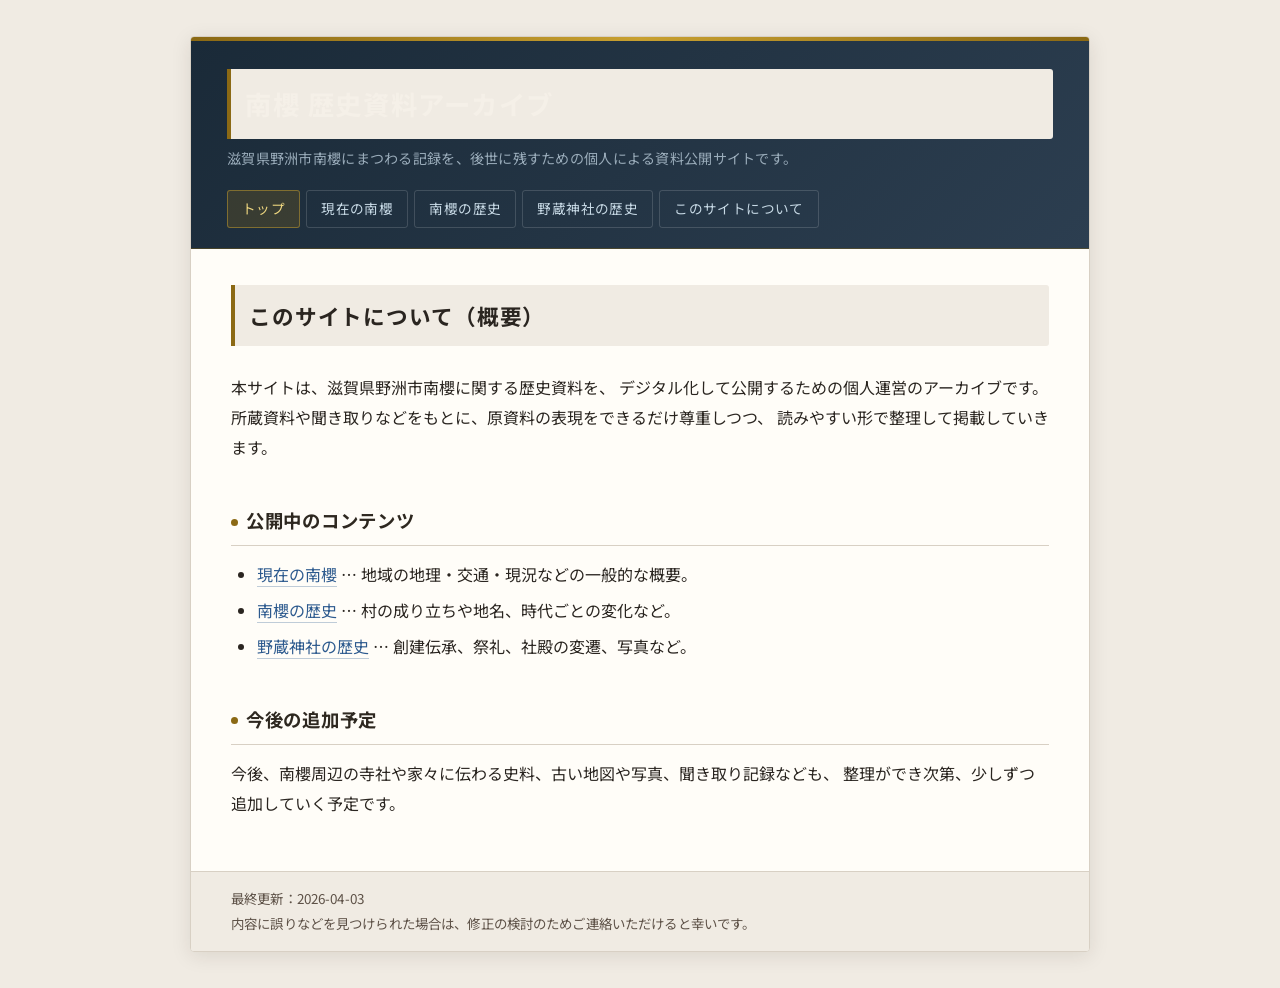
<file: index.html>
<!DOCTYPE html>
<html lang="ja">
<head>
<meta charset="UTF-8">
<meta name="viewport" content="width=device-width, initial-scale=1">
<title>南櫻 歴史資料アーカイブ</title>
<meta name="description" content="滋賀県野洲市南櫻に関する歴史資料を整理・公開する非公式アーカイブです。地域の地理・歴史・神社など後世に残すための記録を掲載しています。">
<link rel="canonical" href="https://log.0371.jp/">
<meta property="og:type" content="website">
<meta property="og:site_name" content="南櫻 歴史資料アーカイブ">
<meta property="og:title" content="南櫻 歴史資料アーカイブ">
<meta property="og:description" content="滋賀県野洲市南櫻に関する歴史資料を整理・公開する非公式アーカイブです。地域の地理・歴史・神社など後世に残すための記録を掲載しています。">
<meta property="og:url" content="https://log.0371.jp/">
<meta property="og:locale" content="ja_JP">
<link rel="icon" type="image/svg+xml" href="favicon.svg">
<link rel="sitemap" type="application/xml" href="sitemap.xml">
<script type="application/ld+json">
{
  "@context": "https://schema.org",
  "@graph": [
    {
      "@type": "WebSite",
      "name": "南櫻 歴史資料アーカイブ",
      "url": "https://log.0371.jp/",
      "description": "滋賀県野洲市南櫻に関する歴史資料を整理・公開する非公式アーカイブです。",
      "inLanguage": "ja"
    },
    {
      "@type": "WebPage",
      "url": "https://log.0371.jp/",
      "name": "南櫻 歴史資料アーカイブ",
      "description": "滋賀県野洲市南櫻に関する歴史資料を整理・公開する非公式アーカイブです。",
      "inLanguage": "ja",
      "dateModified": "2026-04-03"
    }
  ]
}
</script>
<link rel="stylesheet" href="style.css">
</head>
<body>
<div class="wrapper">

  <header>
    <h1 class="site-title">南櫻 歴史資料アーカイブ</h1>
    <p class="site-subtitle">滋賀県野洲市南櫻にまつわる記録を、後世に残すための個人による資料公開サイトです。</p>
    <nav>
      <a href="index.html" aria-current="page">トップ</a>
      <a href="current.html">現在の南櫻</a>
      <a href="minamizakura.html">南櫻の歴史</a>
      <a href="nokurashrine.html">野蔵神社の歴史</a>
      <a href="about.html">このサイトについて</a>
    </nav>
  </header>

  <main>
    <h1>このサイトについて（概要）</h1>

    <p>
      本サイトは、滋賀県野洲市南櫻に関する歴史資料を、
      デジタル化して公開するための個人運営のアーカイブです。
      所蔵資料や聞き取りなどをもとに、原資料の表現をできるだけ尊重しつつ、
      読みやすい形で整理して掲載していきます。
    </p>

    <h2>公開中のコンテンツ</h2>
    <ul>
      <li><a href="current.html">現在の南櫻</a> … 地域の地理・交通・現況などの一般的な概要。</li>
      <li><a href="minamizakura.html">南櫻の歴史</a> … 村の成り立ちや地名、時代ごとの変化など。</li>
      <li><a href="nokurashrine.html">野蔵神社の歴史</a> … 創建伝承、祭礼、社殿の変遷、写真など。</li>
    </ul>

    <h2>今後の追加予定</h2>
    <p>
      今後、南櫻周辺の寺社や家々に伝わる史料、古い地図や写真、聞き取り記録なども、
      整理ができ次第、少しずつ追加していく予定です。
    </p>

  </main>

  <footer>
    最終更新：2026-04-03<br>
    内容に誤りなどを見つけられた場合は、修正の検討のためご連絡いただけると幸いです。
  </footer>

</div>
</body>
</html>
</file>
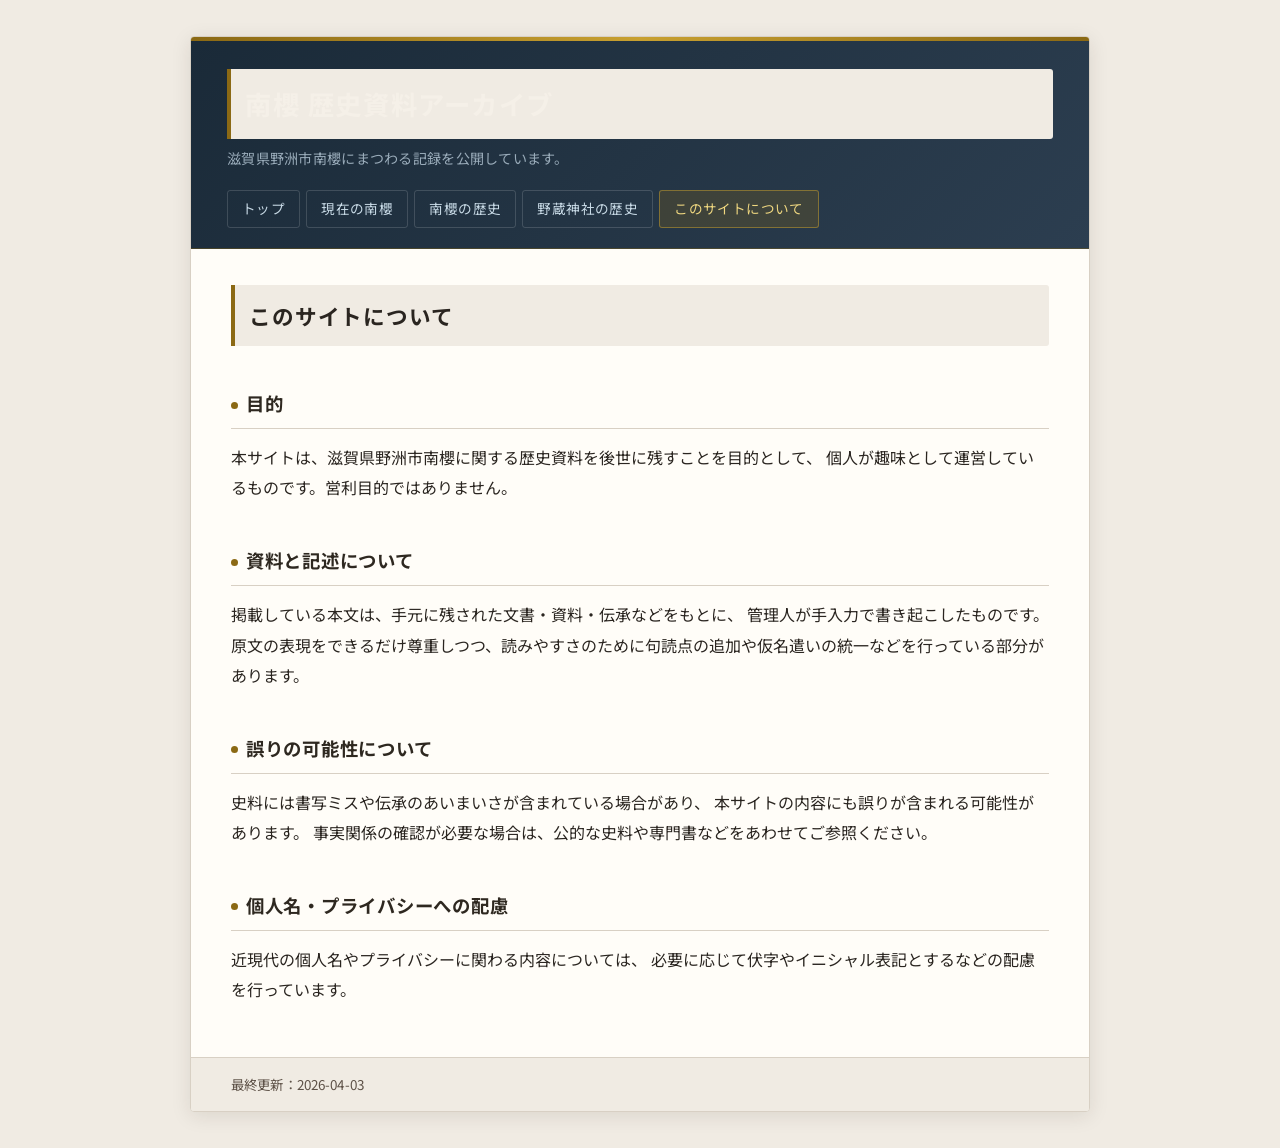
<file: about.html>
<!DOCTYPE html>
<html lang="ja">
<head>
<meta charset="UTF-8">
<meta name="viewport" content="width=device-width, initial-scale=1">
<title>このサイトについて - 南櫻 歴史資料アーカイブ</title>
<meta name="description" content="南櫻 歴史資料アーカイブの目的・運営方針・資料の扱いについて。個人が趣味として運営する非営利の歴史資料公開サイトです。">
<link rel="canonical" href="https://log.0371.jp/about.html">
<meta property="og:type" content="website">
<meta property="og:site_name" content="南櫻 歴史資料アーカイブ">
<meta property="og:title" content="このサイトについて - 南櫻 歴史資料アーカイブ">
<meta property="og:description" content="南櫻 歴史資料アーカイブの目的・運営方針・資料の扱いについて。個人が趣味として運営する非営利の歴史資料公開サイトです。">
<meta property="og:url" content="https://log.0371.jp/about.html">
<meta property="og:locale" content="ja_JP">
<link rel="icon" type="image/svg+xml" href="favicon.svg">
<link rel="sitemap" type="application/xml" href="sitemap.xml">
<script type="application/ld+json">
{
  "@context": "https://schema.org",
  "@type": "WebPage",
  "url": "https://log.0371.jp/about.html",
  "name": "このサイトについて - 南櫻 歴史資料アーカイブ",
  "description": "南櫻 歴史資料アーカイブの目的・運営方針・資料の扱いについて。",
  "inLanguage": "ja",
  "dateModified": "2026-04-03",
  "isPartOf": {
    "@type": "WebSite",
    "name": "南櫻 歴史資料アーカイブ",
    "url": "https://log.0371.jp/"
  }
}
</script>
<link rel="stylesheet" href="style.css">
</head>
<body>
<div class="wrapper">

  <header>
    <h1 class="site-title">南櫻 歴史資料アーカイブ</h1>
    <p class="site-subtitle">滋賀県野洲市南櫻にまつわる記録を公開しています。</p>
    <nav>
      <a href="index.html">トップ</a>
      <a href="current.html">現在の南櫻</a>
      <a href="minamizakura.html">南櫻の歴史</a>
      <a href="nokurashrine.html">野蔵神社の歴史</a>
      <a href="about.html" aria-current="page">このサイトについて</a>
    </nav>
  </header>

  <main>
    <h1>このサイトについて</h1>

    <h2>目的</h2>
    <p>
      本サイトは、滋賀県野洲市南櫻に関する歴史資料を後世に残すことを目的として、
      個人が趣味として運営しているものです。営利目的ではありません。
    </p>

    <h2>資料と記述について</h2>
    <p>
      掲載している本文は、手元に残された文書・資料・伝承などをもとに、
      管理人が手入力で書き起こしたものです。
      原文の表現をできるだけ尊重しつつ、読みやすさのために句読点の追加や仮名遣いの統一などを行っている部分があります。
    </p>

    <h2>誤りの可能性について</h2>
    <p>
      史料には書写ミスや伝承のあいまいさが含まれている場合があり、
      本サイトの内容にも誤りが含まれる可能性があります。
      事実関係の確認が必要な場合は、公的な史料や専門書などをあわせてご参照ください。
    </p>

    <h2>個人名・プライバシーへの配慮</h2>
    <p>
      近現代の個人名やプライバシーに関わる内容については、
      必要に応じて伏字やイニシャル表記とするなどの配慮を行っています。
    </p>

  </main>

  <footer>
    最終更新：2026-04-03
  </footer>

</div>
</body>
</html>
</file>
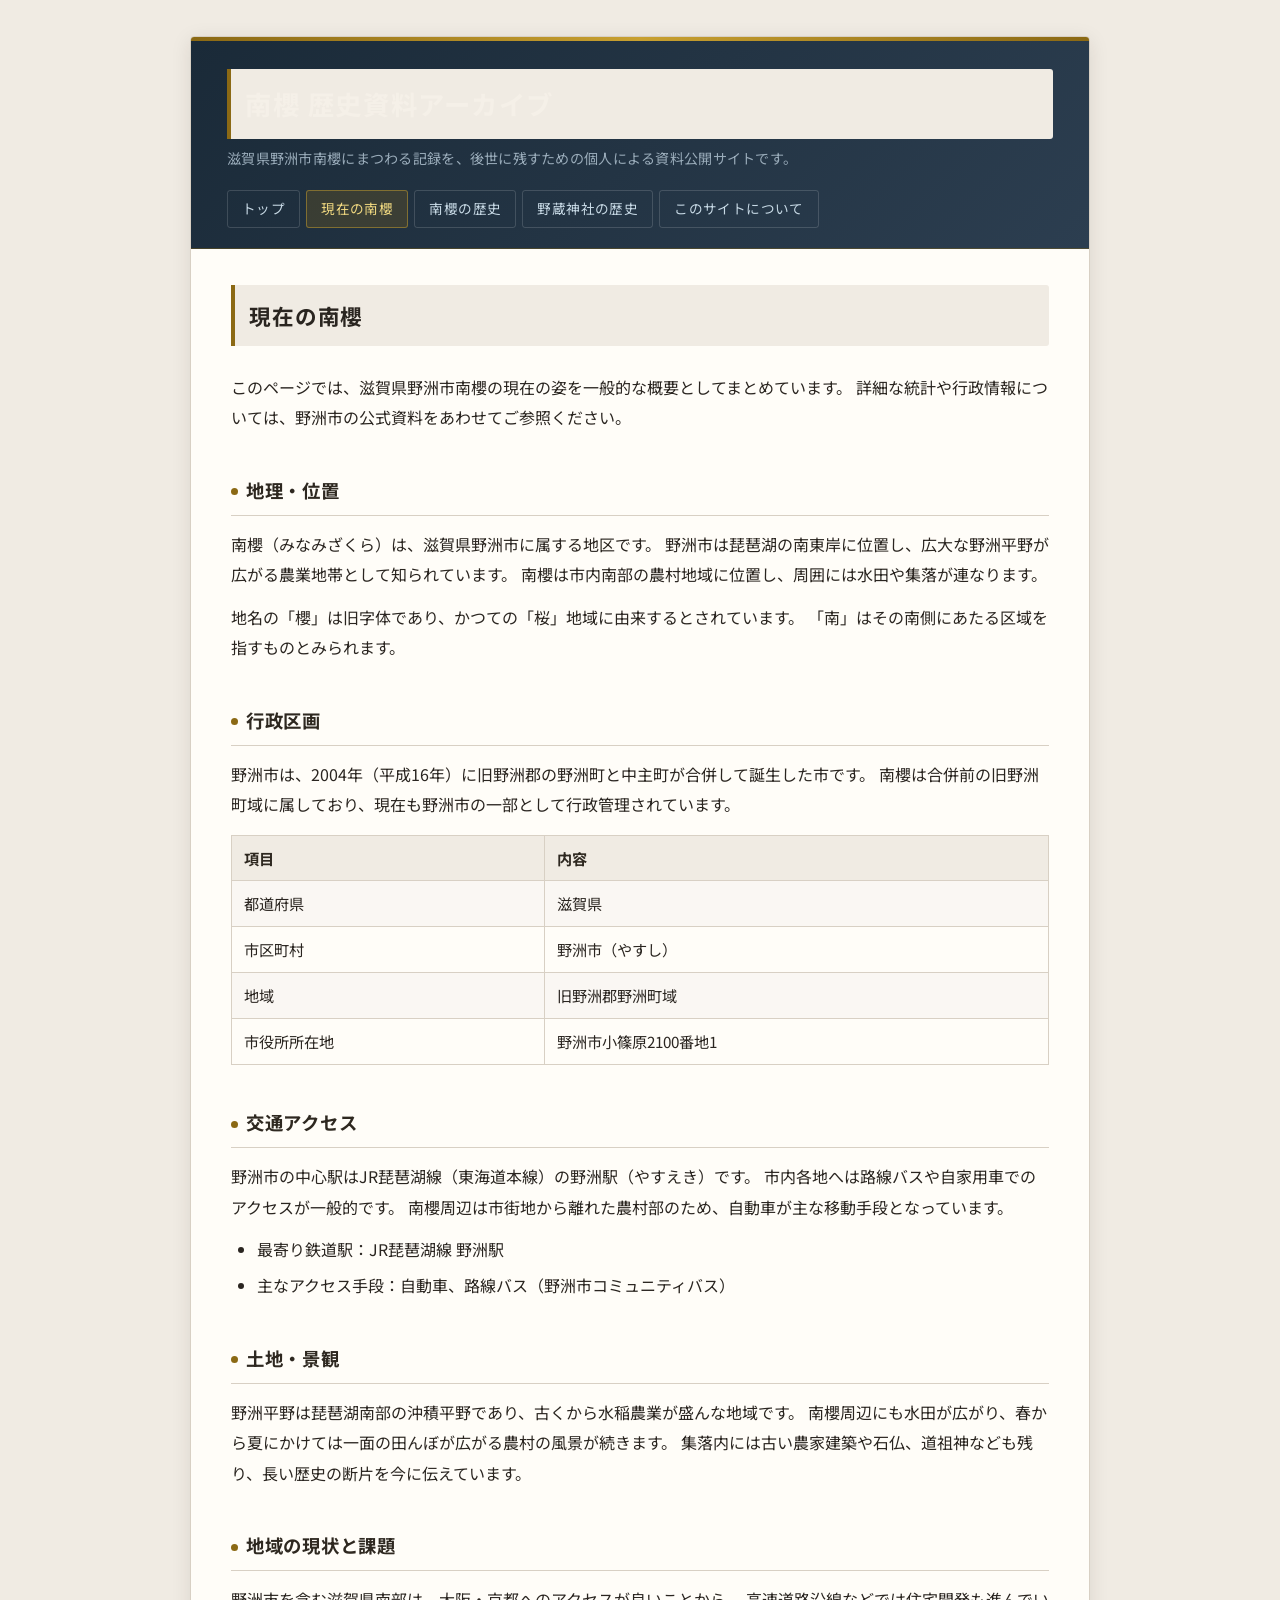
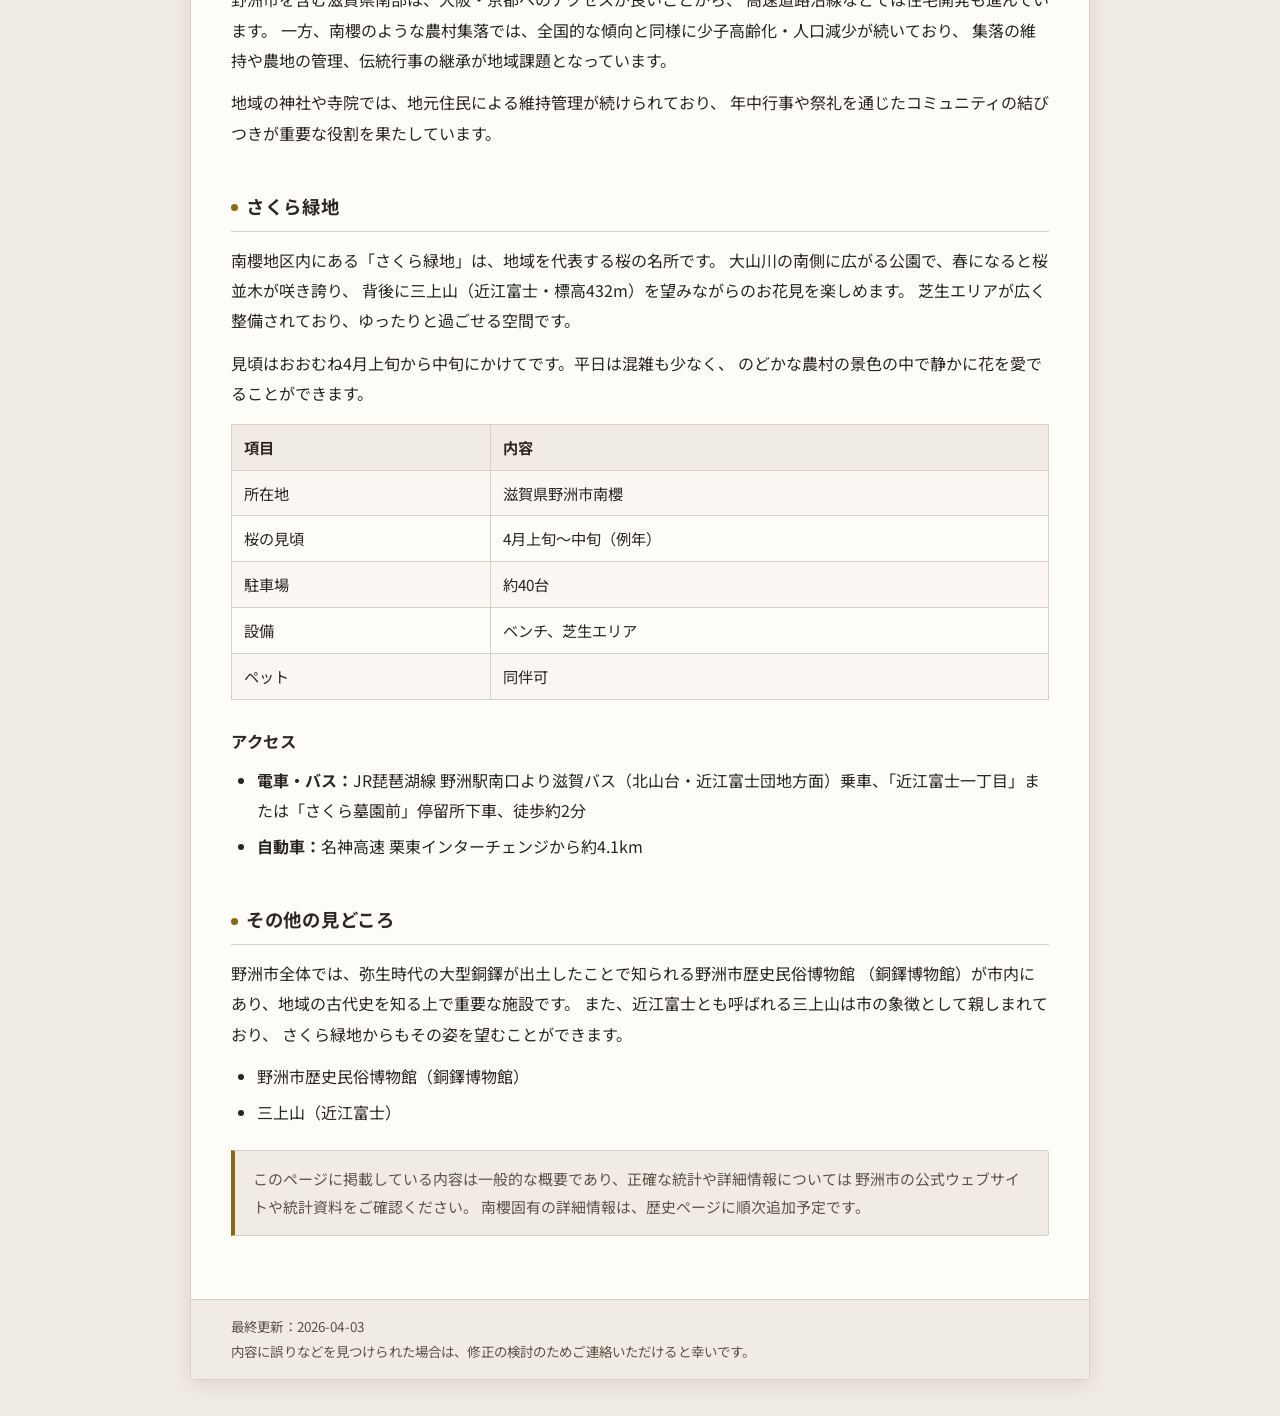
<file: current.html>
<!DOCTYPE html>
<html lang="ja">
<head>
<meta charset="UTF-8">
<meta name="viewport" content="width=device-width, initial-scale=1">
<title>現在の南櫻 - 南櫻 歴史資料アーカイブ</title>
<meta name="description" content="滋賀県野洲市南櫻の現在の概要。地理・行政区画・交通アクセス・景観・さくら緑地など、地域の現状をまとめています。">
<link rel="canonical" href="https://log.0371.jp/current.html">
<meta property="og:type" content="article">
<meta property="og:site_name" content="南櫻 歴史資料アーカイブ">
<meta property="og:title" content="現在の南櫻 - 南櫻 歴史資料アーカイブ">
<meta property="og:description" content="滋賀県野洲市南櫻の現在の概要。地理・行政区画・交通アクセス・景観・さくら緑地など、地域の現状をまとめています。">
<meta property="og:url" content="https://log.0371.jp/current.html">
<meta property="og:locale" content="ja_JP">
<link rel="icon" type="image/svg+xml" href="favicon.svg">
<link rel="sitemap" type="application/xml" href="sitemap.xml">
<script type="application/ld+json">
{
  "@context": "https://schema.org",
  "@graph": [
    {
      "@type": "WebPage",
      "url": "https://log.0371.jp/current.html",
      "name": "現在の南櫻 - 南櫻 歴史資料アーカイブ",
      "description": "滋賀県野洲市南櫻の現在の概要。地理・行政区画・交通アクセス・景観など。",
      "inLanguage": "ja",
      "dateModified": "2026-04-03",
      "isPartOf": {
        "@type": "WebSite",
        "name": "南櫻 歴史資料アーカイブ",
        "url": "https://log.0371.jp/"
      }
    },
    {
      "@type": "Place",
      "name": "南櫻",
      "description": "滋賀県野洲市に属する農村地区。野洲平野の南部に位置し、水田や集落が広がる。",
      "address": {
        "@type": "PostalAddress",
        "addressLocality": "野洲市",
        "addressRegion": "滋賀県",
        "addressCountry": "JP"
      }
    },
    {
      "@type": "Park",
      "name": "さくら緑地",
      "description": "南櫻地区にある桜の名所。大山川の南側に広がる公園で、春には桜並木が咲き誇る。三上山（近江富士）を望める。",
      "address": {
        "@type": "PostalAddress",
        "addressLocality": "野洲市南櫻",
        "addressRegion": "滋賀県",
        "addressCountry": "JP"
      }
    }
  ]
}
</script>
<link rel="stylesheet" href="style.css">
</head>
<body>
<div class="wrapper">

  <header>
    <h1 class="site-title">南櫻 歴史資料アーカイブ</h1>
    <p class="site-subtitle">滋賀県野洲市南櫻にまつわる記録を、後世に残すための個人による資料公開サイトです。</p>
    <nav>
      <a href="index.html">トップ</a>
      <a href="current.html" aria-current="page">現在の南櫻</a>
      <a href="minamizakura.html">南櫻の歴史</a>
      <a href="nokurashrine.html">野蔵神社の歴史</a>
      <a href="about.html">このサイトについて</a>
    </nav>
  </header>

  <main>
    <h1>現在の南櫻</h1>

    <p>
      このページでは、滋賀県野洲市南櫻の現在の姿を一般的な概要としてまとめています。
      詳細な統計や行政情報については、野洲市の公式資料をあわせてご参照ください。
    </p>

    <h2>地理・位置</h2>
    <p>
      南櫻（みなみざくら）は、滋賀県野洲市に属する地区です。
      野洲市は琵琶湖の南東岸に位置し、広大な野洲平野が広がる農業地帯として知られています。
      南櫻は市内南部の農村地域に位置し、周囲には水田や集落が連なります。
    </p>
    <p>
      地名の「櫻」は旧字体であり、かつての「桜」地域に由来するとされています。
      「南」はその南側にあたる区域を指すものとみられます。
    </p>

    <h2>行政区画</h2>
    <p>
      野洲市は、2004年（平成16年）に旧野洲郡の野洲町と中主町が合併して誕生した市です。
      南櫻は合併前の旧野洲町域に属しており、現在も野洲市の一部として行政管理されています。
    </p>

    <table>
      <tr>
        <th>項目</th>
        <th>内容</th>
      </tr>
      <tr>
        <td>都道府県</td>
        <td>滋賀県</td>
      </tr>
      <tr>
        <td>市区町村</td>
        <td>野洲市（やすし）</td>
      </tr>
      <tr>
        <td>地域</td>
        <td>旧野洲郡野洲町域</td>
      </tr>
      <tr>
        <td>市役所所在地</td>
        <td>野洲市小篠原2100番地1</td>
      </tr>
    </table>

    <h2>交通アクセス</h2>
    <p>
      野洲市の中心駅はJR琵琶湖線（東海道本線）の野洲駅（やすえき）です。
      市内各地へは路線バスや自家用車でのアクセスが一般的です。
      南櫻周辺は市街地から離れた農村部のため、自動車が主な移動手段となっています。
    </p>
    <ul>
      <li>最寄り鉄道駅：JR琵琶湖線 野洲駅</li>
      <li>主なアクセス手段：自動車、路線バス（野洲市コミュニティバス）</li>
    </ul>

    <h2>土地・景観</h2>
    <p>
      野洲平野は琵琶湖南部の沖積平野であり、古くから水稲農業が盛んな地域です。
      南櫻周辺にも水田が広がり、春から夏にかけては一面の田んぼが広がる農村の風景が続きます。
      集落内には古い農家建築や石仏、道祖神なども残り、長い歴史の断片を今に伝えています。
    </p>

    <h2>地域の現状と課題</h2>
    <p>
      野洲市を含む滋賀県南部は、大阪・京都へのアクセスが良いことから、
      高速道路沿線などでは住宅開発も進んでいます。
      一方、南櫻のような農村集落では、全国的な傾向と同様に少子高齢化・人口減少が続いており、
      集落の維持や農地の管理、伝統行事の継承が地域課題となっています。
    </p>
    <p>
      地域の神社や寺院では、地元住民による維持管理が続けられており、
      年中行事や祭礼を通じたコミュニティの結びつきが重要な役割を果たしています。
    </p>

    <h2>さくら緑地</h2>
    <p>
      南櫻地区内にある「さくら緑地」は、地域を代表する桜の名所です。
      大山川の南側に広がる公園で、春になると桜並木が咲き誇り、
      背後に三上山（近江富士・標高432m）を望みながらのお花見を楽しめます。
      芝生エリアが広く整備されており、ゆったりと過ごせる空間です。
    </p>
    <p>
      見頃はおおむね4月上旬から中旬にかけてです。平日は混雑も少なく、
      のどかな農村の景色の中で静かに花を愛でることができます。
    </p>

    <table>
      <tr>
        <th>項目</th>
        <th>内容</th>
      </tr>
      <tr>
        <td>所在地</td>
        <td>滋賀県野洲市南櫻</td>
      </tr>
      <tr>
        <td>桜の見頃</td>
        <td>4月上旬〜中旬（例年）</td>
      </tr>
      <tr>
        <td>駐車場</td>
        <td>約40台</td>
      </tr>
      <tr>
        <td>設備</td>
        <td>ベンチ、芝生エリア</td>
      </tr>
      <tr>
        <td>ペット</td>
        <td>同伴可</td>
      </tr>
    </table>

    <h3>アクセス</h3>
    <ul>
      <li><strong>電車・バス：</strong>JR琵琶湖線 野洲駅南口より滋賀バス（北山台・近江富士団地方面）乗車、「近江富士一丁目」または「さくら墓園前」停留所下車、徒歩約2分</li>
      <li><strong>自動車：</strong>名神高速 栗東インターチェンジから約4.1km</li>
    </ul>

    <h2>その他の見どころ</h2>
    <p>
      野洲市全体では、弥生時代の大型銅鐸が出土したことで知られる野洲市歴史民俗博物館
      （銅鐸博物館）が市内にあり、地域の古代史を知る上で重要な施設です。
      また、近江富士とも呼ばれる三上山は市の象徴として親しまれており、
      さくら緑地からもその姿を望むことができます。
    </p>
    <ul>
      <li>野洲市歴史民俗博物館（銅鐸博物館）</li>
      <li>三上山（近江富士）</li>
    </ul>

    <div class="info-box">
      このページに掲載している内容は一般的な概要であり、正確な統計や詳細情報については
      野洲市の公式ウェブサイトや統計資料をご確認ください。
      南櫻固有の詳細情報は、歴史ページに順次追加予定です。
    </div>

  </main>

  <footer>
    最終更新：2026-04-03<br>
    内容に誤りなどを見つけられた場合は、修正の検討のためご連絡いただけると幸いです。
  </footer>

</div>
</body>
</html>
</file>
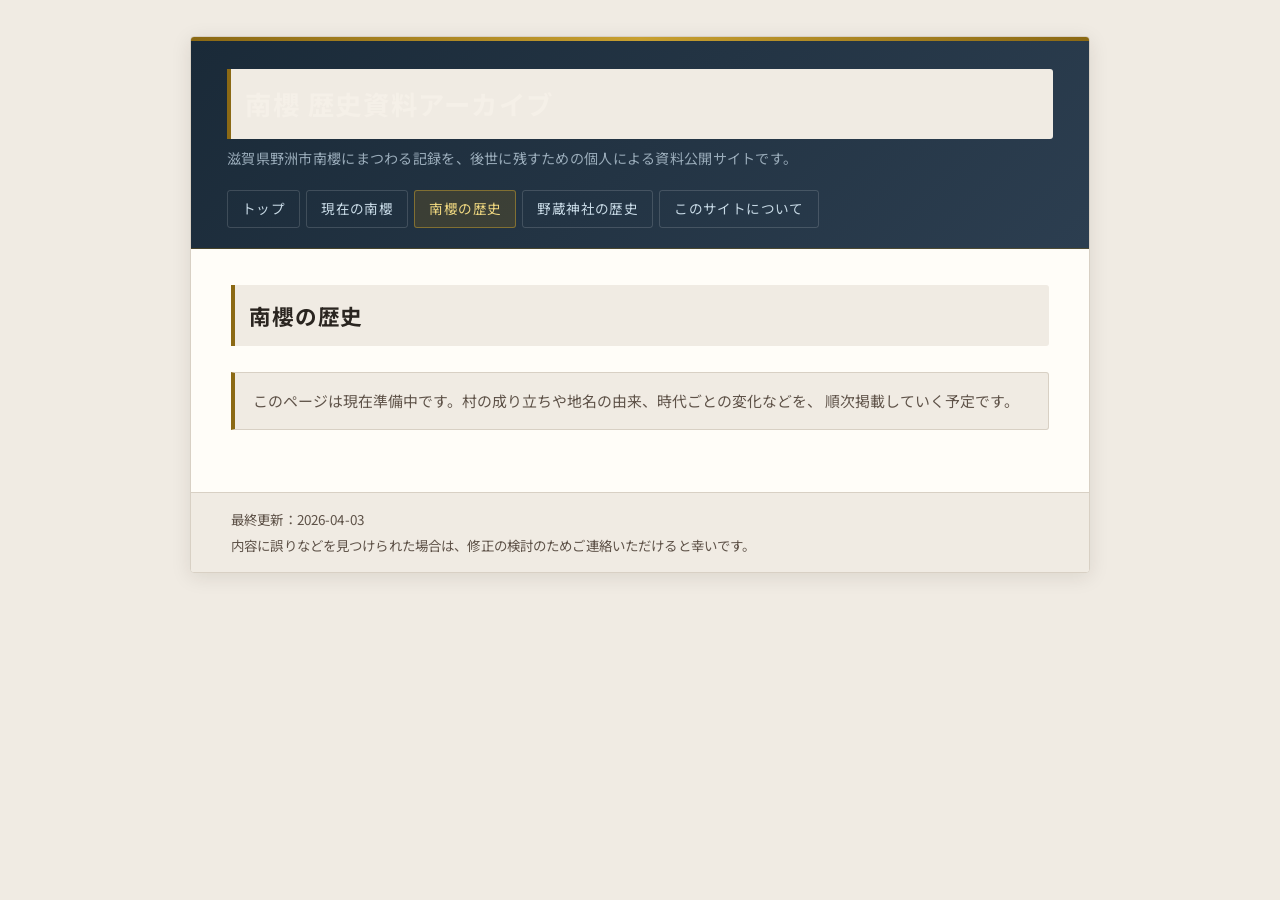
<file: minamizakura.html>
<!DOCTYPE html>
<html lang="ja">
<head>
<meta charset="UTF-8">
<meta name="viewport" content="width=device-width, initial-scale=1">
<title>南櫻の歴史 - 南櫻 歴史資料アーカイブ</title>
<meta name="description" content="滋賀県野洲市南櫻の歴史に関する資料。村の成り立ちや地名の由来、時代ごとの変化などを掲載予定です。">
<link rel="canonical" href="https://log.0371.jp/minamizakura.html">
<meta property="og:type" content="article">
<meta property="og:site_name" content="南櫻 歴史資料アーカイブ">
<meta property="og:title" content="南櫻の歴史 - 南櫻 歴史資料アーカイブ">
<meta property="og:description" content="滋賀県野洲市南櫻の歴史に関する資料。村の成り立ちや地名の由来、時代ごとの変化などを掲載予定です。">
<meta property="og:url" content="https://log.0371.jp/minamizakura.html">
<meta property="og:locale" content="ja_JP">
<link rel="icon" type="image/svg+xml" href="favicon.svg">
<link rel="sitemap" type="application/xml" href="sitemap.xml">
<script type="application/ld+json">
{
  "@context": "https://schema.org",
  "@type": "WebPage",
  "url": "https://log.0371.jp/minamizakura.html",
  "name": "南櫻の歴史 - 南櫻 歴史資料アーカイブ",
  "description": "滋賀県野洲市南櫻の歴史に関する資料。村の成り立ちや地名の由来、時代ごとの変化など。",
  "inLanguage": "ja",
  "dateModified": "2026-04-03",
  "isPartOf": {
    "@type": "WebSite",
    "name": "南櫻 歴史資料アーカイブ",
    "url": "https://log.0371.jp/"
  }
}
</script>
<link rel="stylesheet" href="style.css">
</head>
<body>
<div class="wrapper">

  <header>
    <h1 class="site-title">南櫻 歴史資料アーカイブ</h1>
    <p class="site-subtitle">滋賀県野洲市南櫻にまつわる記録を、後世に残すための個人による資料公開サイトです。</p>
    <nav>
      <a href="index.html">トップ</a>
      <a href="current.html">現在の南櫻</a>
      <a href="minamizakura.html" aria-current="page">南櫻の歴史</a>
      <a href="nokurashrine.html">野蔵神社の歴史</a>
      <a href="about.html">このサイトについて</a>
    </nav>
  </header>

  <main>
    <h1>南櫻の歴史</h1>

    <div class="info-box">
      このページは現在準備中です。村の成り立ちや地名の由来、時代ごとの変化などを、
      順次掲載していく予定です。
    </div>

  </main>

  <footer>
    最終更新：2026-04-03<br>
    内容に誤りなどを見つけられた場合は、修正の検討のためご連絡いただけると幸いです。
  </footer>

</div>
</body>
</html>
</file>
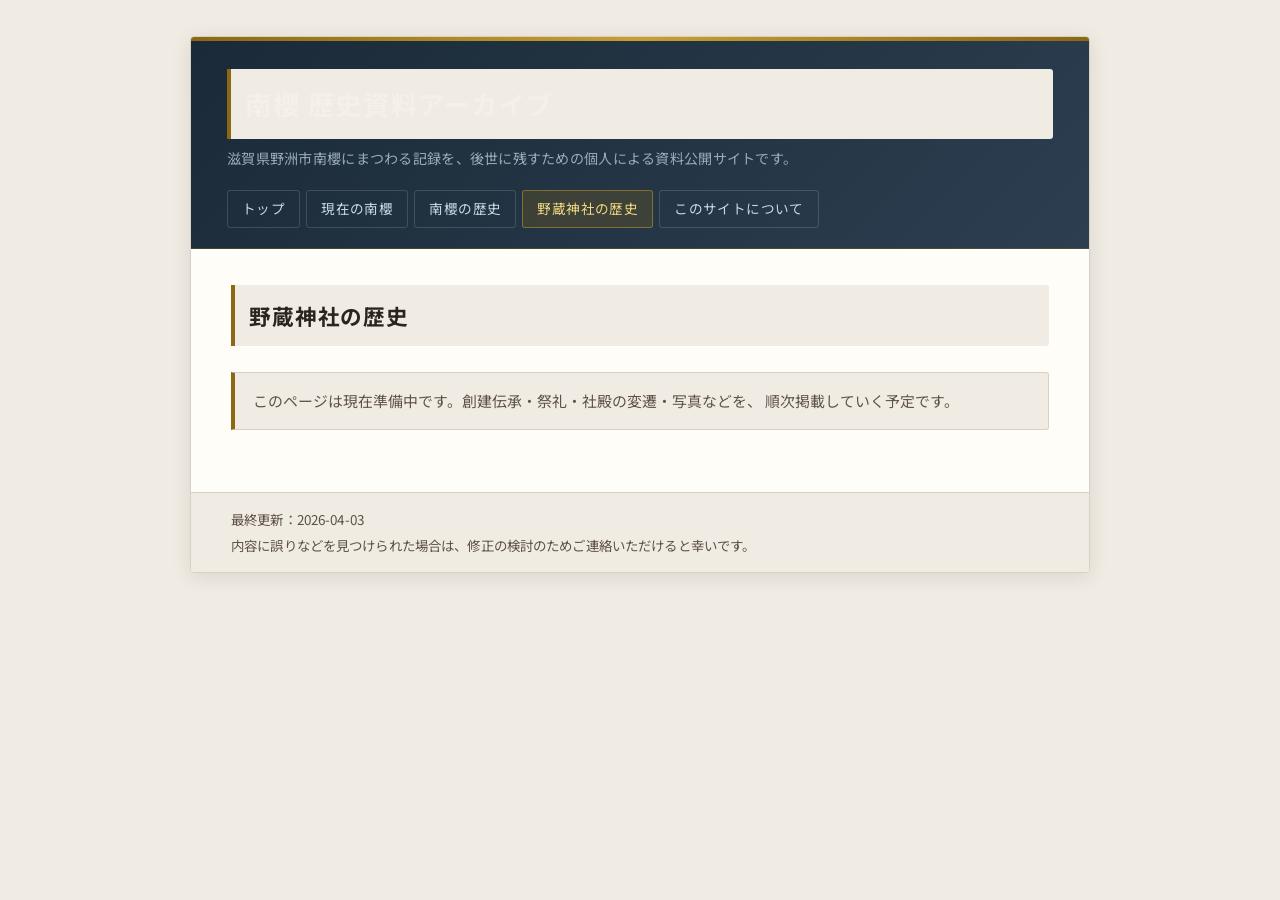
<file: nokurashrine.html>
<!DOCTYPE html>
<html lang="ja">
<head>
<meta charset="UTF-8">
<meta name="viewport" content="width=device-width, initial-scale=1">
<title>野蔵神社の歴史 - 南櫻 歴史資料アーカイブ</title>
<meta name="description" content="滋賀県野洲市南櫻に鎮座する野蔵神社の歴史資料。創建伝承・祭礼・社殿の変遷などを掲載予定です。">
<link rel="canonical" href="https://log.0371.jp/nokurashrine.html">
<meta property="og:type" content="article">
<meta property="og:site_name" content="南櫻 歴史資料アーカイブ">
<meta property="og:title" content="野蔵神社の歴史 - 南櫻 歴史資料アーカイブ">
<meta property="og:description" content="滋賀県野洲市南櫻に鎮座する野蔵神社の歴史資料。創建伝承・祭礼・社殿の変遷などを掲載予定です。">
<meta property="og:url" content="https://log.0371.jp/nokurashrine.html">
<meta property="og:locale" content="ja_JP">
<link rel="icon" type="image/svg+xml" href="favicon.svg">
<link rel="sitemap" type="application/xml" href="sitemap.xml">
<script type="application/ld+json">
{
  "@context": "https://schema.org",
  "@graph": [
    {
      "@type": "WebPage",
      "url": "https://log.0371.jp/nokurashrine.html",
      "name": "野蔵神社の歴史 - 南櫻 歴史資料アーカイブ",
      "description": "滋賀県野洲市南櫻に鎮座する野蔵神社の歴史資料。創建伝承・祭礼・社殿の変遷など。",
      "inLanguage": "ja",
      "dateModified": "2026-04-03",
      "isPartOf": {
        "@type": "WebSite",
        "name": "南櫻 歴史資料アーカイブ",
        "url": "https://log.0371.jp/"
      }
    },
    {
      "@type": "LandmarksOrHistoricalBuildings",
      "name": "野蔵神社",
      "description": "滋賀県野洲市南櫻に鎮座する神社。",
      "address": {
        "@type": "PostalAddress",
        "addressLocality": "野洲市南櫻",
        "addressRegion": "滋賀県",
        "addressCountry": "JP"
      }
    }
  ]
}
</script>
<link rel="stylesheet" href="style.css">
</head>
<body>
<div class="wrapper">

  <header>
    <h1 class="site-title">南櫻 歴史資料アーカイブ</h1>
    <p class="site-subtitle">滋賀県野洲市南櫻にまつわる記録を、後世に残すための個人による資料公開サイトです。</p>
    <nav>
      <a href="index.html">トップ</a>
      <a href="current.html">現在の南櫻</a>
      <a href="minamizakura.html">南櫻の歴史</a>
      <a href="nokurashrine.html" aria-current="page">野蔵神社の歴史</a>
      <a href="about.html">このサイトについて</a>
    </nav>
  </header>

  <main>
    <h1>野蔵神社の歴史</h1>

    <div class="info-box">
      このページは現在準備中です。創建伝承・祭礼・社殿の変遷・写真などを、
      順次掲載していく予定です。
    </div>

  </main>

  <footer>
    最終更新：2026-04-03<br>
    内容に誤りなどを見つけられた場合は、修正の検討のためご連絡いただけると幸いです。
  </footer>

</div>
</body>
</html>
</file>
<file: style.css>
/* ===== Google Fonts ===== */
@import url('https://fonts.googleapis.com/css2?family=Noto+Sans+JP:wght@400;500;700&display=swap');

/* ===== CSS 変数 ===== */
:root {
  --color-bg: #f0ebe3;
  --color-surface: #fffdf8;
  --color-text: #2a2520;
  --color-text-muted: #5e5248;
  --color-accent: #8b6914;
  --color-accent-light: #c8a030;
  --color-header-bg: #1a2a38;
  --color-border: #d8d0c4;
  --color-link: #2d5a8e;
}

/* ===== 基本設定 ===== */
*, *::before, *::after {
  box-sizing: border-box;
}

html {
  scroll-behavior: smooth;
}

body {
  margin: 0;
  padding: 0;
  background: var(--color-bg);
  color: var(--color-text);
  font-family: "Noto Sans JP", -apple-system, BlinkMacSystemFont, "Helvetica Neue",
               "Hiragino Sans", "游ゴシック体", YuGothic, "Meiryo", sans-serif;
  line-height: 1.9;
  font-size: 16px;
}

/* ===== コンテナ ===== */
.wrapper {
  max-width: 900px;
  margin: 36px auto;
  background: var(--color-surface);
  border: 1px solid var(--color-border);
  border-radius: 4px;
  box-shadow: 0 4px 20px rgba(40, 25, 10, 0.10);
  overflow: hidden;
}

/* ゴールドのアクセントバー（上部） */
.wrapper::before {
  content: '';
  display: block;
  height: 4px;
  background: linear-gradient(90deg, var(--color-accent) 0%, var(--color-accent-light) 50%, var(--color-accent) 100%);
}

/* ===== ヘッダー ===== */
header {
  background: linear-gradient(135deg, #1a2a38 0%, #2c3e50 100%);
  padding: 28px 36px 20px;
  border-bottom: 1px solid rgba(139, 105, 20, 0.4);
}

.site-title {
  margin: 0;
  font-size: 1.65rem;
  font-weight: 700;
  color: #f5f0e8;
  letter-spacing: 0.06em;
}

.site-subtitle {
  margin: 6px 0 0;
  font-size: 0.88rem;
  color: #9aacba;
  letter-spacing: 0.02em;
}

/* ===== ナビゲーション ===== */
nav {
  margin-top: 18px;
  display: flex;
  flex-wrap: wrap;
  gap: 6px;
}

nav a {
  display: inline-block;
  padding: 5px 14px;
  font-size: 0.85rem;
  color: #c8dae6;
  text-decoration: none;
  border: 1px solid rgba(255, 255, 255, 0.15);
  border-radius: 3px;
  transition: background 0.2s, color 0.2s, border-color 0.2s;
  letter-spacing: 0.03em;
}

nav a:hover {
  background: rgba(255, 255, 255, 0.10);
  color: #fff;
  border-color: rgba(255, 255, 255, 0.30);
}

nav a[aria-current="page"] {
  background: rgba(139, 105, 20, 0.25);
  color: #f0d880;
  border-color: rgba(200, 160, 48, 0.5);
}

/* ===== フォーカス ===== */
a:focus-visible {
  outline: 2px solid var(--color-accent-light);
  outline-offset: 2px;
  border-radius: 2px;
}

/* ===== メインコンテンツ ===== */
main {
  padding: 36px 40px 40px;
}

/* ===== 見出し ===== */
h1, h2, h3 {
  font-weight: 700;
  letter-spacing: 0.04em;
}

h1 {
  font-size: 1.35rem;
  color: var(--color-text);
  margin-top: 0;
  margin-bottom: 1.2em;
  padding: 10px 14px;
  background: var(--color-bg);
  border-left: 4px solid var(--color-accent);
  border-radius: 0 3px 3px 0;
}

h2 {
  font-size: 1.15rem;
  margin-top: 2.2em;
  margin-bottom: 0.7em;
  padding-bottom: 7px;
  border-bottom: 1px solid var(--color-border);
  color: #2e2820;
  position: relative;
}

h2::before {
  content: "";
  display: inline-block;
  width: 7px;
  height: 7px;
  background: var(--color-accent);
  border-radius: 50%;
  margin-right: 8px;
  vertical-align: middle;
  margin-bottom: 2px;
}

h3 {
  font-size: 1.02rem;
  margin-top: 1.6em;
  margin-bottom: 0.4em;
  color: #2e2820;
}

/* ===== 段落・リスト ===== */
p {
  margin: 0.75em 0;
}

ul, ol {
  padding-left: 1.6em;
  margin: 0.5em 0;
}

li {
  margin: 0.35em 0;
}

/* ===== テーブル ===== */
table {
  width: 100%;
  border-collapse: collapse;
  margin: 1em 0;
  font-size: 0.95rem;
}

th, td {
  padding: 8px 12px;
  border: 1px solid var(--color-border);
  text-align: left;
  vertical-align: top;
}

th {
  background: var(--color-bg);
  font-weight: 700;
  color: #2e2820;
}

tr:nth-child(even) td {
  background: #faf7f3;
}

/* ===== 情報ボックス ===== */
.info-box {
  background: var(--color-bg);
  border: 1px solid var(--color-border);
  border-left: 4px solid var(--color-accent);
  border-radius: 0 3px 3px 0;
  padding: 14px 18px;
  margin: 1.5em 0;
  font-size: 0.93rem;
  color: var(--color-text-muted);
}

/* ===== リンク ===== */
main a {
  color: var(--color-link);
  text-decoration: none;
  border-bottom: 1px solid rgba(45, 90, 142, 0.3);
  transition: color 0.15s, border-color 0.15s;
}

main a:hover {
  color: var(--color-accent);
  border-bottom-color: var(--color-accent);
}

/* ===== 画像 ===== */
figure {
  margin: 1.5em 0;
}

figure img {
  max-width: 100%;
  height: auto;
  display: block;
  border: 1px solid var(--color-border);
  border-radius: 2px;
}

figure figcaption {
  font-size: 0.85rem;
  color: var(--color-text-muted);
  margin-top: 6px;
  padding-left: 2px;
  letter-spacing: 0.01em;
}

/* ===== フッター ===== */
footer {
  margin: 0;
  padding: 14px 40px;
  background: var(--color-bg);
  border-top: 1px solid var(--color-border);
  font-size: 0.84rem;
  color: var(--color-text-muted);
  letter-spacing: 0.01em;
}

/* ===== スマホ対応 ===== */
@media (max-width: 600px) {
  .wrapper {
    margin: 0;
    border: none;
    box-shadow: none;
    border-radius: 0;
  }

  .wrapper::before {
    display: none;
  }

  header {
    padding: 20px 18px 16px;
  }

  .site-title {
    font-size: 1.35rem;
  }

  main {
    padding: 24px 18px 28px;
  }

  footer {
    padding: 12px 18px;
  }

  nav {
    gap: 6px;
    margin-top: 14px;
  }
}
</file>
